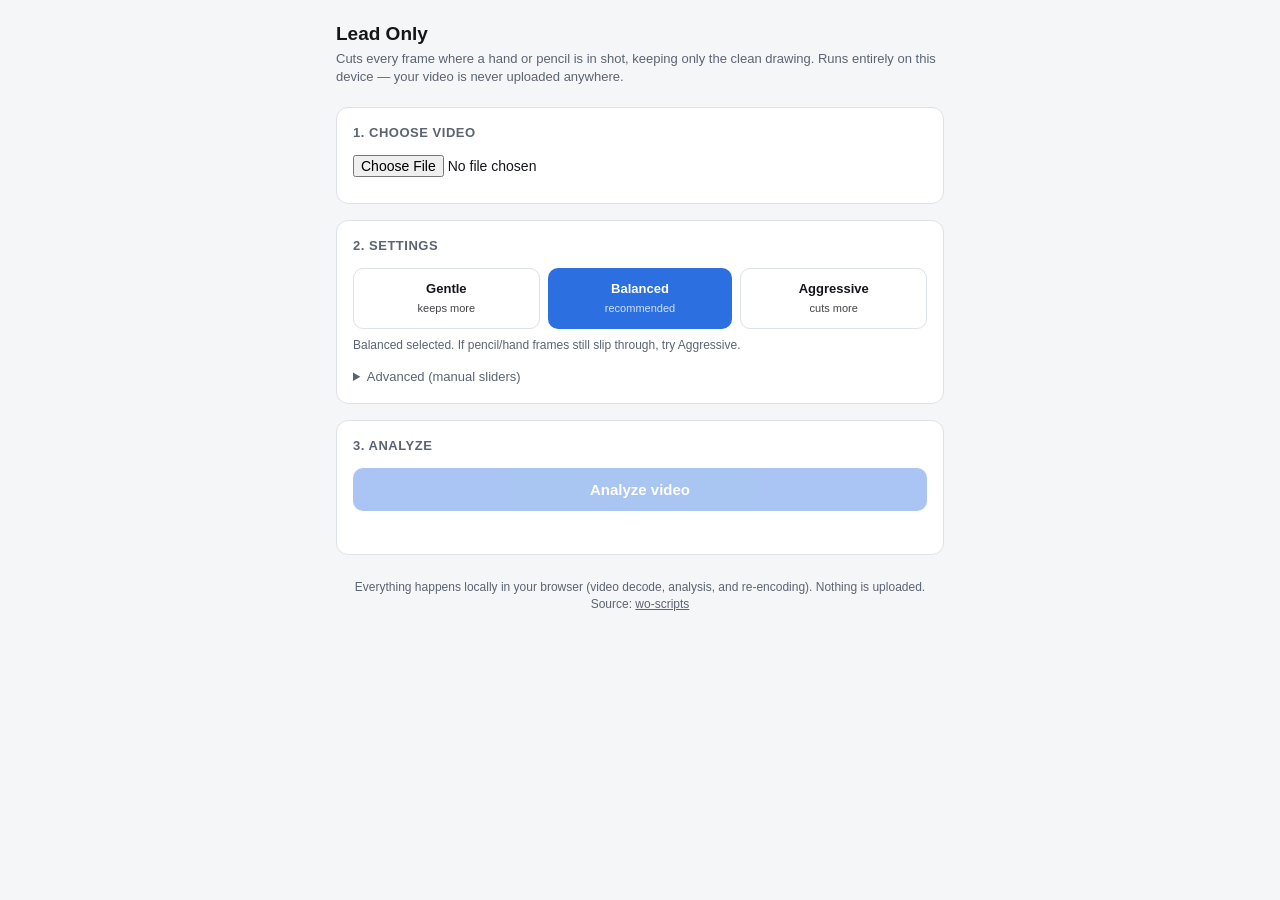
<file: docs/index.html>
<!doctype html>
<html lang="en">
<head>
<meta charset="utf-8">
<meta name="viewport" content="width=device-width, initial-scale=1, viewport-fit=cover">
<title>Lead Only — remove pencil/hand frames</title>
<style>
  :root {
    color-scheme: light dark;
    --bg: #0f1115;
    --panel: #171a21;
    --border: #2a2f3a;
    --text: #e8eaed;
    --muted: #9aa3b2;
    --accent: #5b9df9;
    --accent-strong: #3f7fe0;
    --good: #3ecf8e;
    --bad: #e25c5c;
    --radius: 12px;
  }
  @media (prefers-color-scheme: light) {
    :root {
      --bg: #f5f6f8;
      --panel: #ffffff;
      --border: #dde1e8;
      --text: #14161a;
      --muted: #5b6472;
      --accent: #2b6fe0;
      --accent-strong: #1f57b3;
      --good: #1f9d64;
      --bad: #c73b3b;
    }
  }
  * { box-sizing: border-box; }
  body {
    margin: 0;
    padding: 16px 16px 48px;
    background: var(--bg);
    color: var(--text);
    font: 15px/1.45 -apple-system, BlinkMacSystemFont, "Segoe UI", Roboto, Helvetica, Arial, sans-serif;
    max-width: 640px;
    margin-inline: auto;
  }
  h1 { font-size: 19px; margin: 4px 0 2px; }
  .sub { color: var(--muted); font-size: 13px; margin-bottom: 20px; }
  .card {
    background: var(--panel);
    border: 1px solid var(--border);
    border-radius: var(--radius);
    padding: 16px;
    margin-bottom: 16px;
  }
  .card h2 { font-size: 13px; text-transform: uppercase; letter-spacing: .04em; color: var(--muted); margin: 0 0 12px; }
  input[type=file] {
    width: 100%;
    font-size: 14px;
    color: var(--text);
  }
  .filemeta { margin-top: 10px; font-size: 13px; color: var(--muted); }
  .row { display: flex; align-items: center; justify-content: space-between; gap: 10px; margin: 14px 0; }
  .row label { font-size: 13px; flex: 0 0 auto; }
  .row .val { font-variant-numeric: tabular-nums; color: var(--accent); font-size: 13px; min-width: 3.5em; text-align: right; }
  input[type=range] {
    flex: 1 1 auto;
    accent-color: var(--accent);
  }
  details summary { cursor: pointer; font-size: 13px; color: var(--muted); }
  button {
    appearance: none;
    border: none;
    border-radius: 10px;
    padding: 13px 18px;
    font-size: 15px;
    font-weight: 600;
    width: 100%;
    cursor: pointer;
    background: var(--accent);
    color: white;
    transition: background .15s;
  }
  button:active { background: var(--accent-strong); }
  button:disabled { opacity: .4; cursor: not-allowed; }
  button.secondary { background: transparent; border: 1px solid var(--border); color: var(--text); }
  .btnrow { display: flex; gap: 10px; }
  .btnrow > button { flex: 1; }
  .presetRow { display: flex; gap: 8px; }
  .presetRow button.preset {
    flex: 1;
    padding: 10px 6px;
    font-size: 13px;
    line-height: 1.5;
  }
  .presetRow button.preset small { font-weight: 400; opacity: .8; font-size: 11px; }
  .presetRow button.preset.active { background: var(--accent); color: white; border-color: var(--accent); }
  .presetHint { font-size: 12px; color: var(--muted); margin-top: 8px; }
  details { margin-top: 14px; }
  .status { font-size: 13px; color: var(--muted); margin-top: 10px; min-height: 1.3em; white-space: pre-wrap; }
  progress {
    width: 100%;
    height: 8px;
    accent-color: var(--accent);
    margin-top: 8px;
    border-radius: 6px;
    overflow: hidden;
  }
  canvas#timeline {
    width: 100%;
    height: 44px;
    border-radius: 6px;
    background: var(--border);
    display: block;
    margin-top: 10px;
  }
  .legend { display: flex; gap: 16px; margin-top: 6px; font-size: 12px; color: var(--muted); }
  .legend span { display: inline-flex; align-items: center; gap: 5px; }
  .swatch { width: 10px; height: 10px; border-radius: 3px; display: inline-block; }
  .preview {
    width: 100%;
    border-radius: 8px;
    background: #000;
    display: none;
    margin-top: 10px;
  }
  .stat-grid { display: grid; grid-template-columns: 1fr 1fr; gap: 10px; margin-top: 12px; }
  .stat { background: var(--bg); border: 1px solid var(--border); border-radius: 8px; padding: 10px 12px; }
  .stat .n { font-size: 20px; font-weight: 700; }
  .stat .l { font-size: 11px; color: var(--muted); text-transform: uppercase; letter-spacing: .03em; }
  a.download {
    display: block;
    text-align: center;
    text-decoration: none;
    background: var(--good);
    color: #06231a;
    font-weight: 700;
    padding: 14px;
    border-radius: 10px;
    margin-top: 10px;
  }
  .warn {
    background: color-mix(in srgb, var(--bad) 12%, transparent);
    border: 1px solid color-mix(in srgb, var(--bad) 40%, transparent);
    border-radius: 8px;
    padding: 10px 12px;
    font-size: 12.5px;
    color: var(--text);
    margin-top: 10px;
  }
  footer { text-align: center; font-size: 12px; color: var(--muted); margin-top: 24px; }
  footer a { color: var(--muted); }
</style>
</head>
<body>

<h1>Lead Only</h1>
<div class="sub">Cuts every frame where a hand or pencil is in shot, keeping only the clean drawing. Runs entirely on this device — your video is never uploaded anywhere.</div>

<div class="card">
  <h2>1. Choose video</h2>
  <input type="file" id="fileInput" accept="video/*">
  <div class="filemeta" id="fileMeta"></div>
</div>

<div class="card">
  <h2>2. Settings</h2>
  <div class="presetRow" id="presetRow">
    <button type="button" class="preset secondary" data-preset="gentle">Gentle<br><small>keeps more</small></button>
    <button type="button" class="preset" data-preset="balanced">Balanced<br><small>recommended</small></button>
    <button type="button" class="preset secondary" data-preset="aggressive">Aggressive<br><small>cuts more</small></button>
  </div>
  <div class="presetHint" id="presetHint">Balanced selected. If pencil/hand frames still slip through, try Aggressive.</div>
  <details>
    <summary>Advanced (manual sliders)</summary>
    <div class="row">
      <label for="diffThresh">Motion / block threshold</label>
      <input type="range" id="diffThresh" min="0.005" max="0.10" step="0.005" value="0.015">
      <span class="val" id="diffThreshVal">0.015</span>
    </div>
    <div class="row">
      <label for="padSeconds">Pad (sec)</label>
      <input type="range" id="padSeconds" min="0" max="1" step="0.05" value="0.15">
      <span class="val" id="padSecondsVal">0.15</span>
    </div>
    <div class="row">
      <label for="minKeep">Min hold (sec)</label>
      <input type="range" id="minKeep" min="0" max="2" step="0.1" value="0.3">
      <span class="val" id="minKeepVal">0.3</span>
    </div>
    <div class="row">
      <label for="speed">Analysis speed</label>
      <input type="range" id="speed" min="1" max="8" step="1" value="3">
      <span class="val" id="speedVal">3x</span>
    </div>
  </details>
</div>

<div class="card">
  <h2>3. Analyze</h2>
  <button id="analyzeBtn" disabled>Analyze video</button>
  <progress id="analyzeProgress" value="0" max="1" style="display:none"></progress>
  <div class="status" id="analyzeStatus"></div>
  <canvas id="timeline" width="600" height="44" style="display:none"></canvas>
  <div class="legend" id="legend" style="display:none">
    <span><i class="swatch" style="background:var(--good)"></i>clean (kept)</span>
    <span><i class="swatch" style="background:var(--bad)"></i>hand/pencil (cut)</span>
  </div>
  <div class="stat-grid" id="stats" style="display:none">
    <div class="stat"><div class="n" id="statSegments">0</div><div class="l">clean clips</div></div>
    <div class="stat"><div class="n" id="statKept">0s</div><div class="l">kept of total</div></div>
  </div>
</div>

<div class="card" id="renderCard" style="display:none">
  <h2>4. Export</h2>
  <button id="renderBtn">Render &amp; download</button>
  <progress id="renderProgress" value="0" max="1" style="display:none"></progress>
  <div class="status" id="renderStatus"></div>
  <video id="preview" class="preview" controls playsinline></video>
  <a id="downloadLink" class="download" style="display:none" download>Download video</a>
</div>

<div class="warn" id="compatWarn" style="display:none"></div>

<footer>
  Everything happens locally in your browser (video decode, analysis, and re-encoding). Nothing is uploaded. Source: <a href="https://github.com/squeebmike/wo-scripts">wo-scripts</a>
</footer>

<script>
(() => {
  const $ = id => document.getElementById(id);
  const fileInput = $('fileInput');
  const fileMeta = $('fileMeta');
  const analyzeBtn = $('analyzeBtn');
  const analyzeProgress = $('analyzeProgress');
  const analyzeStatus = $('analyzeStatus');
  const timeline = $('timeline');
  const legend = $('legend');
  const stats = $('stats');
  const statSegments = $('statSegments');
  const statKept = $('statKept');
  const renderCard = $('renderCard');
  const renderBtn = $('renderBtn');
  const renderProgress = $('renderProgress');
  const renderStatus = $('renderStatus');
  const preview = $('preview');
  const downloadLink = $('downloadLink');
  const compatWarn = $('compatWarn');

  const sliders = {
    diffThresh: $('diffThresh'),
    padSeconds: $('padSeconds'),
    minKeep: $('minKeep'),
    speed: $('speed'),
  };
  const sliderVals = {
    diffThresh: $('diffThreshVal'),
    padSeconds: $('padSecondsVal'),
    minKeep: $('minKeepVal'),
    speed: $('speedVal'),
  };
  const fmt = { diffThresh: 3, padSeconds: 2, minKeep: 1, speed: 0 };
  for (const key in sliders) {
    const el = sliders[key];
    const update = () => {
      const suffix = key === 'speed' ? 'x' : '';
      sliderVals[key].textContent = Number(el.value).toFixed(fmt[key]) + suffix;
      try { localStorage.setItem('leadonly_' + key, el.value); } catch (e) {}
    };
    const saved = (() => { try { return localStorage.getItem('leadonly_' + key); } catch (e) { return null; } })();
    if (saved !== null) el.value = saved;
    el.addEventListener('input', update);
    update();
  }

  const PRESETS = {
    gentle:     { diffThresh: 0.030, padSeconds: 0.10, minKeep: 0.2 },
    balanced:   { diffThresh: 0.015, padSeconds: 0.15, minKeep: 0.3 },
    aggressive: { diffThresh: 0.008, padSeconds: 0.20, minKeep: 0.4 },
  };
  const PRESET_HINTS = {
    gentle: 'Gentle selected. Keeps more footage, but hand/pencil frames are more likely to slip through.',
    balanced: 'Balanced selected. If pencil/hand frames still slip through, try Aggressive.',
    aggressive: 'Aggressive selected. Cuts more aggressively — safest against leftover hand/pencil frames, at the cost of trimming some clean footage too.',
  };
  const presetButtons = document.querySelectorAll('#presetRow button.preset');
  const presetHint = $('presetHint');

  function applyPreset(name, { save = true } = {}) {
    const p = PRESETS[name];
    if (!p) return;
    for (const key in p) {
      sliders[key].value = p[key];
      sliders[key].dispatchEvent(new Event('input'));
    }
    presetButtons.forEach(b => b.classList.toggle('active', b.dataset.preset === name));
    presetHint.textContent = PRESET_HINTS[name];
    if (save) { try { localStorage.setItem('leadonly_preset', name); } catch (e) {} }
  }

  presetButtons.forEach(btn => {
    btn.addEventListener('click', () => applyPreset(btn.dataset.preset));
  });

  const presetCoreKeys = ['diffThresh', 'padSeconds', 'minKeep'];
  presetCoreKeys.forEach(key => {
    sliders[key].addEventListener('input', () => {
      const matches = Object.entries(PRESETS).find(([, p]) =>
        presetCoreKeys.every(k => Math.abs(p[k] - parseFloat(sliders[k].value)) < 1e-6)
      );
      presetButtons.forEach(b => b.classList.toggle('active', !!matches && b.dataset.preset === matches[0]));
      if (!matches) presetHint.textContent = 'Custom settings (matches no preset).';
    });
  });

  const savedPreset = (() => { try { return localStorage.getItem('leadonly_preset'); } catch (e) { return null; } })();
  applyPreset(savedPreset && PRESETS[savedPreset] ? savedPreset : 'balanced', { save: false });

  if (!('requestVideoFrameCallback' in HTMLVideoElement.prototype)) {
    compatWarn.style.display = 'block';
    compatWarn.textContent = 'This browser does not support requestVideoFrameCallback (needed for analysis). Try Chrome on Android.';
  }

  let file = null;
  let segments = null; // [{start, end}] in seconds
  let duration = 0;

  fileInput.addEventListener('change', () => {
    file = fileInput.files[0] || null;
    segments = null;
    renderCard.style.display = 'none';
    timeline.style.display = 'none';
    legend.style.display = 'none';
    stats.style.display = 'none';
    analyzeStatus.textContent = '';
    if (file) {
      const mb = (file.size / 1e6).toFixed(1);
      fileMeta.textContent = `${file.name} — ${mb} MB`;
      analyzeBtn.disabled = false;
    } else {
      fileMeta.textContent = '';
      analyzeBtn.disabled = true;
    }
  });

  const ANALYSIS_WIDTH = 192;
  let analysisCanvas, analysisCtx, analysisH;
  function ensureAnalysisCanvas(videoW, videoH) {
    analysisH = Math.max(1, Math.round(ANALYSIS_WIDTH * videoH / videoW));
    analysisCanvas = document.createElement('canvas');
    analysisCanvas.width = ANALYSIS_WIDTH;
    analysisCanvas.height = analysisH;
    analysisCtx = analysisCanvas.getContext('2d', { willReadFrequently: true });
  }

  function analyzeFrame(video) {
    analysisCtx.drawImage(video, 0, 0, ANALYSIS_WIDTH, analysisH);
    const { data } = analysisCtx.getImageData(0, 0, ANALYSIS_WIDTH, analysisH);
    const n = ANALYSIS_WIDTH * analysisH;
    const gray = new Uint8ClampedArray(n);
    for (let i = 0, p = 0; i < n; i++, p += 4) {
      gray[i] = (0.299 * data[p] + 0.587 * data[p + 1] + 0.114 * data[p + 2]) | 0;
    }
    return gray;
  }

  function diffRatio(gray, refGray) {
    const w = ANALYSIS_WIDTH, h = analysisH;
    const mask = new Uint8Array(w * h);
    for (let i = 0; i < mask.length; i++) {
      mask[i] = Math.abs(gray[i] - refGray[i]) > 25 ? 1 : 0;
    }
    // morphological opening (erode then dilate) with a 5x5 window
    const eroded = boxMorph(mask, w, h, 2, Math.min);
    const opened = boxMorph(eroded, w, h, 2, Math.max);
    let count = 0;
    for (let i = 0; i < opened.length; i++) count += opened[i];
    return count / opened.length;
  }

  function boxMorph(mask, w, h, r, reducer) {
    const out = new Uint8Array(w * h);
    for (let y = 0; y < h; y++) {
      const y0 = Math.max(0, y - r), y1 = Math.min(h - 1, y + r);
      for (let x = 0; x < w; x++) {
        const x0 = Math.max(0, x - r), x1 = Math.min(w - 1, x + r);
        let acc = reducer === Math.min ? 1 : 0;
        for (let yy = y0; yy <= y1; yy++) {
          const row = yy * w;
          for (let xx = x0; xx <= x1; xx++) {
            acc = reducer(acc, mask[row + xx]);
          }
        }
        out[y * w + x] = acc;
      }
    }
    return out;
  }

  function seekTo(video, t) {
    return new Promise(resolve => {
      const onSeeked = () => { video.removeEventListener('seeked', onSeeked); resolve(); };
      video.addEventListener('seeked', onSeeked);
      video.currentTime = t;
    });
  }

  async function analyze() {
    analyzeBtn.disabled = true;
    fileInput.disabled = true;
    analyzeProgress.style.display = 'block';
    analyzeProgress.value = 0;
    timeline.style.display = 'block';
    legend.style.display = 'flex';
    const tctx = timeline.getContext('2d');
    tctx.clearRect(0, 0, timeline.width, timeline.height);

    const motionThresh = parseFloat(sliders.diffThresh.value);
    const padSeconds = parseFloat(sliders.padSeconds.value);
    const minKeep = parseFloat(sliders.minKeep.value);
    const speed = parseFloat(sliders.speed.value);
    const REF_UPDATE_SECONDS = 0.5;
    const MAX_STALE_SECONDS = 6.0;
    const STARTUP_SECONDS = 1.0;

    const video = document.createElement('video');
    video.src = URL.createObjectURL(file);
    video.muted = true;
    video.playsInline = true;
    await new Promise((resolve, reject) => {
      video.onloadedmetadata = resolve;
      video.onerror = () => reject(new Error('Could not load video'));
    });
    duration = video.duration;
    ensureAnalysisCanvas(video.videoWidth, video.videoHeight);

    const samples = []; // {t, flagged}
    let prevGray = null;
    let refGray = null;
    let lastRefTime = -Infinity;
    let staleStart = null;

    let stop = false;
    await new Promise((resolve, reject) => {
      const onFrame = (now, meta) => {
        if (stop) return;
        try {
          const t = meta.mediaTime;
          const gray = analyzeFrame(video);
          let flagged;
          if (t < STARTUP_SECONDS) {
            // No confirmed-clean reference yet, so if something is
            // already blocking the shot right from the start, neither
            // signal below could ever notice - motion-to-previous stays
            // near zero if it hasn't moved yet, and there's no baseline
            // for the block check either. Play it safe for a beat.
            flagged = true;
          } else {
            const motion = prevGray ? diffRatio(gray, prevGray) : 0;
            const block = refGray ? diffRatio(gray, refGray) : 0;
            flagged = motion > motionThresh || block > motionThresh;
          }
          prevGray = gray;

          if (flagged) {
            if (staleStart === null) staleStart = t;
            if ((t - staleStart) > MAX_STALE_SECONDS) { flagged = false; staleStart = null; }
          } else {
            staleStart = null;
          }

          if (!flagged && (refGray === null || (t - lastRefTime) >= REF_UPDATE_SECONDS)) {
            refGray = gray;
            lastRefTime = t;
          }

          samples.push({ t, flagged });
          analyzeProgress.value = duration ? t / duration : 0;
          analyzeStatus.textContent = `Scanning… ${t.toFixed(1)}s / ${duration.toFixed(1)}s`;
          drawTimelineLive(tctx, samples, duration);

          if (video.ended || t >= duration - 0.05) { stop = true; resolve(); return; }
          video.requestVideoFrameCallback(onFrame);
        } catch (err) {
          stop = true;
          reject(err);
        }
      };
      video.requestVideoFrameCallback(onFrame);
      video.playbackRate = speed;
      video.play().catch(reject);
      video.onended = () => { stop = true; resolve(); };
    });
    video.pause();

    segments = computeSegments(samples, duration, padSeconds, minKeep);
    drawTimelineFinal(tctx, samples, segments, duration);

    const kept = segments.reduce((a, s) => a + (s.end - s.start), 0);
    statSegments.textContent = segments.length;
    statKept.textContent = `${kept.toFixed(1)}s / ${duration.toFixed(0)}s`;
    stats.style.display = 'grid';
    analyzeProgress.style.display = 'none';
    analyzeStatus.textContent = segments.length
      ? `Done. Found ${segments.length} clean clip(s) totaling ${kept.toFixed(1)}s.`
      : 'Done, but no clean segments found — try loosening the thresholds.';

    // If the browser couldn't keep up with decoding at this speed, frames
    // get dropped unevenly and the result becomes unreliable (in testing,
    // dropped frames skewed results toward "everything looks clean").
    // Warn instead of silently returning a bogus timeline.
    const avgInterval = samples.length > 1 ? duration / samples.length : 0;
    if (avgInterval > 0.3) {
      compatWarn.style.display = 'block';
      compatWarn.textContent = `Only ${samples.length} frames were sampled over ${duration.toFixed(0)}s ` +
        `(~1 every ${avgInterval.toFixed(2)}s) — this device couldn't keep up at ${speed}x and dropped a lot of ` +
        `frames, so short hand/pencil appearances may have been missed. Lower "Analysis speed" and re-run for a ` +
        `trustworthy result.`;
    } else {
      compatWarn.style.display = 'none';
    }

    fileInput.disabled = false;
    analyzeBtn.disabled = false;
    renderCard.style.display = segments.length ? 'block' : 'none';

    URL.revokeObjectURL(video.src);
  }

  function computeSegments(samples, duration, padSeconds, minKeep) {
    if (!samples.length) return [];
    // expand each flagged sample into a [t-pad, t+pad] bad interval, merge overlaps
    const bad = [];
    for (const s of samples) {
      if (!s.flagged) continue;
      const lo = Math.max(0, s.t - padSeconds);
      const hi = Math.min(duration, s.t + padSeconds);
      if (bad.length && lo <= bad[bad.length - 1][1]) {
        bad[bad.length - 1][1] = Math.max(bad[bad.length - 1][1], hi);
      } else {
        bad.push([lo, hi]);
      }
    }
    // clean segments = gaps between bad intervals
    const segs = [];
    let cursor = 0;
    for (const [lo, hi] of bad) {
      if (lo > cursor) segs.push({ start: cursor, end: lo });
      cursor = Math.max(cursor, hi);
    }
    if (cursor < duration) segs.push({ start: cursor, end: duration });
    return segs.filter(s => (s.end - s.start) >= minKeep);
  }

  function drawTimelineLive(ctx, samples, duration) {
    const w = timeline.width, h = timeline.height;
    ctx.clearRect(0, 0, w, h);
    ctx.fillStyle = getComputedStyle(document.documentElement).getPropertyValue('--good');
    ctx.fillRect(0, 0, w, h);
    ctx.fillStyle = getComputedStyle(document.documentElement).getPropertyValue('--bad');
    for (const s of samples) {
      if (!s.flagged) continue;
      const x = duration ? (s.t / duration) * w : 0;
      ctx.fillRect(x, 0, 2, h);
    }
  }

  function drawTimelineFinal(ctx, samples, segments, duration) {
    const w = timeline.width, h = timeline.height;
    ctx.clearRect(0, 0, w, h);
    ctx.fillStyle = getComputedStyle(document.documentElement).getPropertyValue('--bad');
    ctx.fillRect(0, 0, w, h);
    ctx.fillStyle = getComputedStyle(document.documentElement).getPropertyValue('--good');
    for (const s of segments) {
      const x0 = duration ? (s.start / duration) * w : 0;
      const x1 = duration ? (s.end / duration) * w : 0;
      ctx.fillRect(x0, 0, Math.max(1, x1 - x0), h);
    }
  }

  analyzeBtn.addEventListener('click', () => {
    analyze().catch(err => {
      analyzeStatus.textContent = 'Error: ' + err.message;
      analyzeProgress.style.display = 'none';
      fileInput.disabled = false;
      analyzeBtn.disabled = false;
    });
  });

  function pickMimeType() {
    const candidates = [
      'video/mp4;codecs=avc1.42E01E,mp4a.40.2',
      'video/mp4',
      'video/webm;codecs=vp9,opus',
      'video/webm;codecs=vp8,opus',
      'video/webm',
    ];
    for (const c of candidates) {
      if (window.MediaRecorder && MediaRecorder.isTypeSupported(c)) return c;
    }
    return '';
  }

  function waitForTimeOrEnd(video, endTime) {
    return new Promise(resolve => {
      const onUpdate = () => {
        if (video.currentTime >= endTime - 0.02 || video.ended) {
          video.removeEventListener('timeupdate', onUpdate);
          video.removeEventListener('ended', onUpdate);
          resolve();
        }
      };
      video.addEventListener('timeupdate', onUpdate);
      video.addEventListener('ended', onUpdate);
    });
  }

  async function render() {
    renderBtn.disabled = true;
    renderProgress.style.display = 'block';
    renderProgress.value = 0;
    downloadLink.style.display = 'none';
    preview.style.display = 'none';
    renderStatus.textContent = 'Preparing…';

    const video = document.createElement('video');
    video.src = URL.createObjectURL(file);
    video.playsInline = true;
    video.volume = 0;
    await new Promise((resolve, reject) => {
      video.onloadedmetadata = resolve;
      video.onerror = () => reject(new Error('Could not load video'));
    });

    if (!video.captureStream) {
      throw new Error('captureStream() not supported in this browser');
    }
    const mimeType = pickMimeType();
    if (!mimeType) throw new Error('No supported recording format in this browser');

    const stream = video.captureStream();
    const recorder = new MediaRecorder(stream, { mimeType, videoBitsPerSecond: 6_000_000 });
    const chunks = [];
    recorder.ondataavailable = e => { if (e.data.size) chunks.push(e.data); };
    const stopped = new Promise(resolve => { recorder.onstop = resolve; });

    document.body.appendChild(video);
    video.style.position = 'fixed';
    video.style.left = '-9999px';

    recorder.start(1000);
    recorder.pause();

    const totalKept = segments.reduce((a, s) => a + (s.end - s.start), 0);
    let elapsedKept = 0;
    for (const seg of segments) {
      renderStatus.textContent = `Recording ${seg.start.toFixed(1)}s–${seg.end.toFixed(1)}s…`;
      await seekTo(video, seg.start);
      recorder.resume();
      await video.play();
      await waitForTimeOrEnd(video, seg.end);
      video.pause();
      recorder.pause();
      elapsedKept += (seg.end - seg.start);
      renderProgress.value = totalKept ? elapsedKept / totalKept : 1;
    }
    recorder.stop();
    await stopped;

    document.body.removeChild(video);
    URL.revokeObjectURL(video.src);

    const blob = new Blob(chunks, { type: mimeType.split(';')[0] });
    const ext = mimeType.startsWith('video/mp4') ? 'mp4' : 'webm';
    const url = URL.createObjectURL(blob);
    preview.src = url;
    preview.style.display = 'block';
    downloadLink.href = url;
    downloadLink.download = 'lead_only.' + ext;
    downloadLink.style.display = 'block';
    downloadLink.textContent = `Download (${(blob.size / 1e6).toFixed(1)} MB)`;

    renderProgress.style.display = 'none';
    renderStatus.textContent = 'Done.';
    renderBtn.disabled = false;
  }

  renderBtn.addEventListener('click', () => {
    render().catch(err => {
      renderStatus.textContent = 'Error: ' + err.message;
      renderProgress.style.display = 'none';
      renderBtn.disabled = false;
    });
  });
})();
</script>
</body>
</html>
</file>
